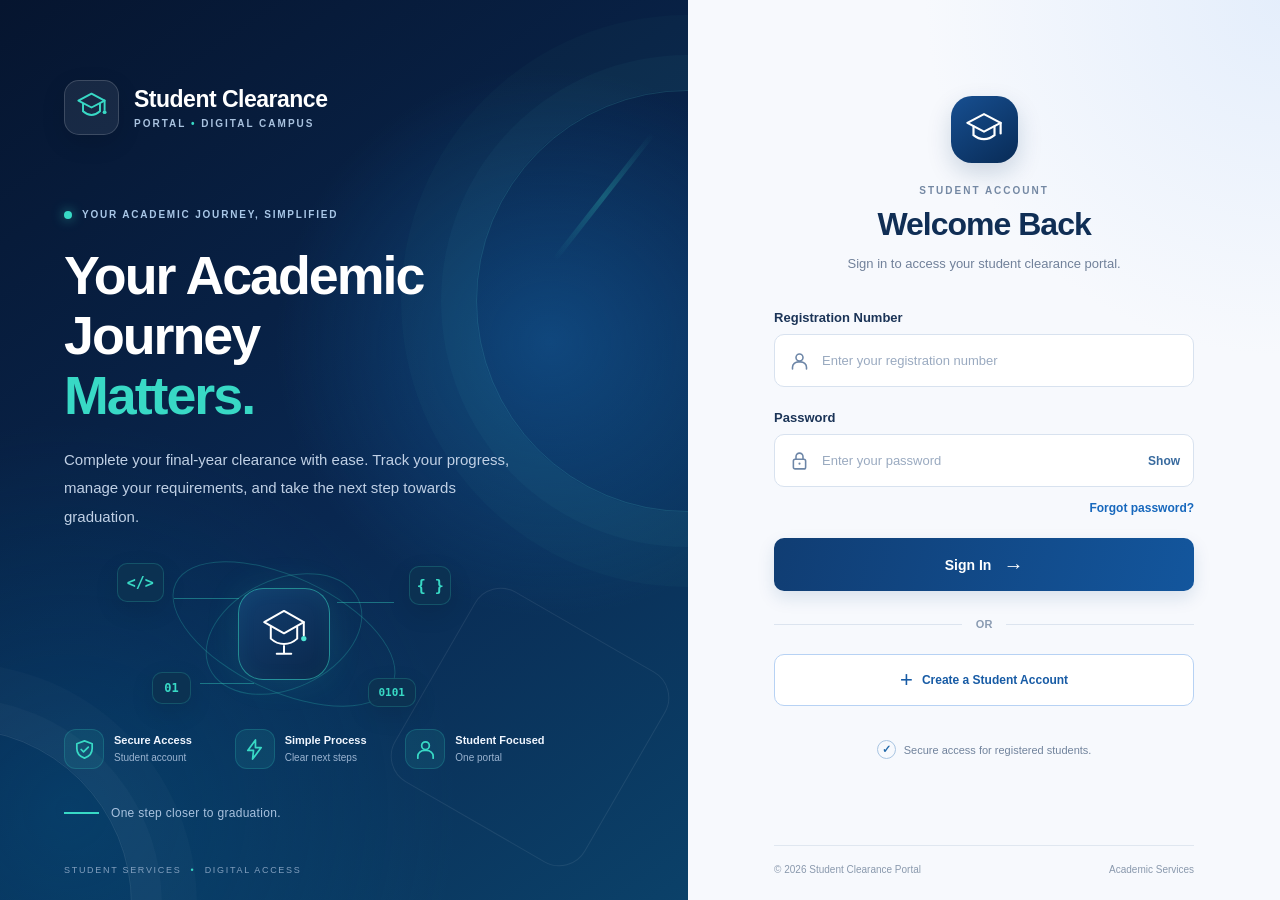
<file: Frontend/index.html>
<!doctype html>
<html lang="en">
  <head>
    <meta charset="UTF-8" />
    <meta name="viewport" content="width=device-width, initial-scale=1.0" />
    <meta name="theme-color" content="#071b3a" />

    <title>Student Clearance Portal | Sign In</title>

    <link rel="stylesheet" href="css/index.css" />
  </head>

  <body>
    <main class="portal-layout">
      <!-- LEFT: COMPUTER SCIENCE DESIGN PANEL -->
      <section class="brand-panel">
        <div class="brand-content">
          <a href="index.html" class="brand-logo">
            <span class="logo-symbol" aria-hidden="true">
              <svg viewBox="0 0 48 48" fill="none">
                <path
                  d="M7 15L24 6L41 15L24 24L7 15Z"
                  stroke="currentColor"
                  stroke-width="2.5"
                  stroke-linejoin="round"
                />
                <path
                  d="M13 19V29C20 35 28 35 35 29V19"
                  stroke="currentColor"
                  stroke-width="2.5"
                  stroke-linecap="round"
                />
                <path
                  d="M41 15V27"
                  stroke="currentColor"
                  stroke-width="2.5"
                  stroke-linecap="round"
                />
                <circle cx="41" cy="30" r="2.5" fill="currentColor" />
              </svg>
            </span>

            <span class="brand-name">
              <strong>Student Clearance</strong>
              <small>PORTAL <span>•</span> DIGITAL CAMPUS</small>
            </span>
          </a>

          <div class="brand-message">
            <div class="eyebrow">
              <span class="status-dot"></span>
              YOUR ACADEMIC JOURNEY, SIMPLIFIED
            </div>

            <h1>
              Your Academic Journey
              <span>Matters.</span>
            </h1>

            <p class="brand-description">
              Complete your final-year clearance with ease. Track your progress,
              manage your requirements, and take the next step towards
              graduation.
            </p>
          </div>

          <!-- TECHNOLOGY-INSPIRED VISUAL -->
          <div class="tech-visual" aria-hidden="true">
            <div class="tech-orbit orbit-one"></div>
            <div class="tech-orbit orbit-two"></div>

            <div class="tech-core">
              <svg viewBox="0 0 100 100" fill="none">
                <path
                  d="M20 32L50 15L80 32L50 49L20 32Z"
                  stroke="currentColor"
                  stroke-width="3"
                  stroke-linejoin="round"
                />
                <path
                  d="M30 39V57C42 68 58 68 70 57V39"
                  stroke="currentColor"
                  stroke-width="3"
                  stroke-linecap="round"
                />
                <path
                  d="M80 32V52"
                  stroke="currentColor"
                  stroke-width="3"
                  stroke-linecap="round"
                />
                <circle cx="80" cy="57" r="4" fill="#4ee4d2" />
                <path
                  d="M39 80H61M50 68V80"
                  stroke="currentColor"
                  stroke-width="3"
                  stroke-linecap="round"
                />
              </svg>
            </div>

            <span class="code-fragment code-one">&lt;/&gt;</span>
            <span class="code-fragment code-two">{ }</span>
            <span class="code-fragment code-three">01</span>
            <span class="code-fragment code-four">0101</span>

            <span class="circuit circuit-one"></span>
            <span class="circuit circuit-two"></span>
            <span class="circuit circuit-three"></span>
          </div>

          <!-- THREE KEY BENEFITS -->
          <div class="feature-list">
            <div class="feature-item">
              <span class="feature-icon" aria-hidden="true">
                <svg viewBox="0 0 24 24" fill="none">
                  <path
                    d="M12 3L20 6V11C20 16 16.5 19.5 12 21C7.5 19.5 4 16 4 11V6L12 3Z"
                    stroke="currentColor"
                    stroke-width="1.8"
                    stroke-linejoin="round"
                  />
                  <path
                    d="M8.5 12L11 14.5L16 9.5"
                    stroke="currentColor"
                    stroke-width="1.8"
                    stroke-linecap="round"
                    stroke-linejoin="round"
                  />
                </svg>
              </span>
              <span>
                <strong>Secure Access</strong>
                <small>Student account</small>
              </span>
            </div>

            <div class="feature-item">
              <span class="feature-icon" aria-hidden="true">
                <svg viewBox="0 0 24 24" fill="none">
                  <path
                    d="M13 2L5 13H11L10 22L19 10H13L13 2Z"
                    stroke="currentColor"
                    stroke-width="1.8"
                    stroke-linejoin="round"
                  />
                </svg>
              </span>
              <span>
                <strong>Simple Process</strong>
                <small>Clear next steps</small>
              </span>
            </div>

            <div class="feature-item">
              <span class="feature-icon" aria-hidden="true">
                <svg viewBox="0 0 24 24" fill="none">
                  <circle
                    cx="12"
                    cy="8"
                    r="4"
                    stroke="currentColor"
                    stroke-width="1.8"
                  />
                  <path
                    d="M4 21V19C4 15.7 7.1 13 11 13H13C16.9 13 20 15.7 20 19V21"
                    stroke="currentColor"
                    stroke-width="1.8"
                    stroke-linecap="round"
                  />
                </svg>
              </span>
              <span>
                <strong>Student Focused</strong>
                <small>One portal</small>
              </span>
            </div>
          </div>

          <div class="brand-bottom">
            <span class="bottom-line"></span>
            <p>One step closer to graduation.</p>
          </div>
        </div>

        <div class="panel-decoration decoration-one"></div>
        <div class="panel-decoration decoration-two"></div>

        <div class="panel-footer">
          STUDENT SERVICES <span>•</span> DIGITAL ACCESS
        </div>
      </section>

      <!-- RIGHT: FUNCTIONAL LOGIN PANEL -->
      <section class="login-panel">
        <div class="login-container">
          <div class="mobile-brand">
            <span class="mobile-logo">SC</span>
            <span>Student Clearance Portal</span>
          </div>

          <div class="login-heading">
            <div class="login-emblem" aria-hidden="true">
              <svg viewBox="0 0 48 48" fill="none">
                <path
                  d="M5 17L24 7L43 17L24 27L5 17Z"
                  stroke="currentColor"
                  stroke-width="2.5"
                  stroke-linejoin="round"
                />
                <path
                  d="M12 21V31C19 37 29 37 36 31V21"
                  stroke="currentColor"
                  stroke-width="2.5"
                  stroke-linecap="round"
                />
                <path
                  d="M43 17V29"
                  stroke="currentColor"
                  stroke-width="2.5"
                  stroke-linecap="round"
                />
              </svg>
            </div>

            <span class="login-overline">STUDENT ACCOUNT</span>

            <h2>Welcome Back</h2>

            <p>Sign in to access your student clearance portal.</p>
          </div>

          <form id="loginForm">
            <div class="form-group">
              <label for="reg_no">Registration Number</label>

              <div class="input-wrapper">
                <span class="input-icon" aria-hidden="true">
                  <svg viewBox="0 0 24 24" fill="none">
                    <circle
                      cx="12"
                      cy="8"
                      r="4"
                      stroke="currentColor"
                      stroke-width="1.8"
                    />
                    <path
                      d="M4 21V19C4 15.7 7.1 13 11 13H13C16.9 13 20 15.7 20 19V21"
                      stroke="currentColor"
                      stroke-width="1.8"
                      stroke-linecap="round"
                    />
                  </svg>
                </span>

                <input
                  type="text"
                  id="reg_no"
                  name="reg_no"
                  placeholder="Enter your registration number"
                  autocomplete="username"
                  required
                />
              </div>
            </div>

            <div class="form-group">
              <label for="password">Password</label>

              <div class="input-wrapper">
                <span class="input-icon" aria-hidden="true">
                  <svg viewBox="0 0 24 24" fill="none">
                    <rect
                      x="5"
                      y="10"
                      width="14"
                      height="11"
                      rx="2"
                      stroke="currentColor"
                      stroke-width="1.8"
                    />
                    <path
                      d="M8 10V7C8 4.8 9.8 3 12 3C14.2 3 16 4.8 16 7V10"
                      stroke="currentColor"
                      stroke-width="1.8"
                      stroke-linecap="round"
                    />
                    <circle cx="12" cy="15" r="1.2" fill="currentColor" />
                  </svg>
                </span>

                <input
                  type="password"
                  id="password"
                  name="password"
                  placeholder="Enter your password"
                  autocomplete="current-password"
                  required
                />

                <button
                  type="button"
                  class="password-toggle"
                  data-toggle-password="password"
                  aria-label="Show password"
                >
                  Show
                </button>
              </div>
            </div>

            <div class="login-options">
              <a href="forgot-password.html"> Forgot password? </a>
            </div>

            <div
              id="loginMessage"
              class="form-message"
              role="status"
              aria-live="polite"
            ></div>

            <button type="submit" id="loginButton" class="primary-button">
              <span>Sign In</span>
              <span class="button-arrow" aria-hidden="true">→</span>
            </button>
          </form>

          <div class="signup-divider">
            <span></span>
            <small>OR</small>
            <span></span>
          </div>

          <a href="signup.html" class="signup-button">
            <span class="signup-plus" aria-hidden="true">+</span>
            Create a Student Account
          </a>

          <div class="login-security">
            <span class="security-check" aria-hidden="true">✓</span>
            <span>Secure access for registered students.</span>
          </div>
        </div>

        <footer class="login-footer">
          <p>
            &copy; <span id="currentYear"></span>
            Student Clearance Portal
          </p>
          <span>Academic Services</span>
        </footer>
      </section>
    </main>

    <script src="js/index.js"></script>
  </body>
</html>
</file>
<file: Frontend/css/index.css>
/* =====================================================
   STUDENT CLEARANCE PORTAL
   ADVANCED SPLIT-SCREEN LOGIN DESIGN
   File: index.css
===================================================== */

:root {
    --navy: #071b3a;
    --navy-light: #0e2d57;
    --blue: #1559a6;
    --teal: #38d9c5;
    --text: #142b4d;
    --muted: #71819a;
    --border: #dce5f0;
    --white: #ffffff;
    --page: #f3f7fc;
}

* {
    margin: 0;
    padding: 0;
    box-sizing: border-box;
}

html {
    min-height: 100%;
    scroll-behavior: smooth;
}

body {
    min-height: 100vh;
    font-family: "Segoe UI", Arial, sans-serif;
    color: var(--text);
    background: var(--page);
}

button,
input {
    font: inherit;
}

a {
    -webkit-tap-highlight-color: transparent;
}

.portal-layout {
    min-height: 100vh;
    display: grid;
    grid-template-columns: minmax(0, 1fr) minmax(440px, 0.86fr);
}


/* =====================================================
   LEFT BRAND PANEL
===================================================== */

.brand-panel {
    position: relative;
    isolation: isolate;
    overflow: hidden;

    min-height: 100vh;
    padding: 48px clamp(30px, 5vw, 82px);

    display: flex;
    flex-direction: column;
    justify-content: center;

    color: var(--white);

    background:
        radial-gradient(
            circle at 80% 38%,
            rgba(22, 103, 170, 0.5),
            transparent 35%
        ),
        radial-gradient(
            circle at 10% 90%,
            rgba(0, 107, 155, 0.28),
            transparent 38%
        ),
        linear-gradient(
            145deg,
            #06152f 0%,
            #092750 54%,
            #0b4169 100%
        );
}

.brand-content {
    position: relative;
    z-index: 2;
    width: 100%;
    max-width: 600px;
    margin: auto;
}


/* Decorative background patterns */

.brand-panel::before {
    content: "";
    position: absolute;
    z-index: -1;

    width: 420px;
    height: 420px;
    top: 10%;
    right: -210px;

    border: 1px solid rgba(93, 230, 219, 0.15);
    border-radius: 50%;

    box-shadow:
        0 0 0 35px rgba(93, 230, 219, 0.035),
        0 0 0 75px rgba(93, 230, 219, 0.025);
}

.brand-panel::after {
    content: "";
    position: absolute;
    z-index: -1;

    width: 350px;
    height: 350px;
    left: -220px;
    bottom: -180px;

    border: 1px solid rgba(255, 255, 255, 0.1);
    border-radius: 50%;

    box-shadow:
        0 0 0 30px rgba(255, 255, 255, 0.025),
        0 0 0 65px rgba(255, 255, 255, 0.02);
}

.panel-decoration {
    position: absolute;
    z-index: -1;
    pointer-events: none;
}

.decoration-one {
    width: 5px;
    height: 160px;
    right: 12%;
    top: 13%;

    background: linear-gradient(
        transparent,
        rgba(56, 217, 197, 0.65),
        transparent
    );

    transform: rotate(38deg);
    opacity: 0.4;
}

.decoration-two {
    width: 220px;
    height: 220px;
    right: 7%;
    bottom: 7%;

    border: 1px solid rgba(255, 255, 255, 0.08);
    border-radius: 30px;

    transform: rotate(30deg);
}


/* =====================================================
   BRAND LOGO
===================================================== */

.brand-logo {
    display: inline-flex;
    align-items: center;
    gap: 15px;

    color: white;
    text-decoration: none;
}

.logo-symbol {
    width: 55px;
    height: 55px;

    display: grid;
    place-items: center;

    color: var(--teal);

    background: rgba(255, 255, 255, 0.07);
    border: 1px solid rgba(255, 255, 255, 0.16);
    border-radius: 15px;

    box-shadow: 0 8px 25px rgba(0, 0, 0, 0.12);
}

.logo-symbol svg {
    width: 37px;
    height: 37px;
}

.brand-name {
    display: flex;
    flex-direction: column;
    gap: 4px;
}

.brand-name strong {
    font-size: clamp(17px, 1.8vw, 23px);
    line-height: 1.2;
    font-weight: 750;
    letter-spacing: -0.5px;
}

.brand-name small {
    color: #a9c2df;
    font-size: 10px;
    letter-spacing: 2px;
    font-weight: 650;
}

.brand-name small span {
    color: var(--teal);
}


/* =====================================================
   WELCOME MESSAGE
===================================================== */

.brand-message {
    margin-top: clamp(45px, 8vh, 85px);
    max-width: 540px;
}

.eyebrow {
    display: flex;
    align-items: center;
    gap: 10px;

    margin-bottom: 22px;

    color: #a9c7e7;
    font-size: 10px;
    font-weight: 750;
    letter-spacing: 1.8px;
    line-height: 1.6;
}

.status-dot {
    flex-shrink: 0;
    width: 8px;
    height: 8px;

    background: var(--teal);
    border-radius: 50%;

    box-shadow: 0 0 12px rgba(56, 217, 197, 0.65);
}

.brand-message h1 {
    max-width: 550px;
    margin-bottom: 20px;

    color: white;
    font-size: clamp(34px, 4.2vw, 58px);
    line-height: 1.12;
    letter-spacing: -2px;
    font-weight: 800;
}

.brand-message h1 span {
    display: block;
    color: var(--teal);
}

.brand-description {
    max-width: 460px;

    color: #c0d0e5;
    font-size: 15px;
    line-height: 1.9;
}


/* =====================================================
   TECH VISUAL
===================================================== */

.tech-visual {
    position: relative;

    height: 160px;
    max-width: 440px;

    margin: 23px 0 15px;
}

.tech-orbit {
    position: absolute;
    top: 50%;
    left: 50%;

    border: 1px solid rgba(56, 217, 197, 0.24);
    border-radius: 50%;

    transform: translate(-50%, -50%);
}

.orbit-one {
    width: 165px;
    height: 110px;
    transform: translate(-50%, -50%) rotate(-25deg);
}

.orbit-two {
    width: 240px;
    height: 115px;
    transform: translate(-50%, -50%) rotate(25deg);
}

.tech-core {
    position: absolute;
    top: 50%;
    left: 50%;

    width: 92px;
    height: 92px;

    display: grid;
    place-items: center;

    color: white;

    background: linear-gradient(145deg, #123f70, #0a274b);
    border: 1px solid rgba(56, 217, 197, 0.55);
    border-radius: 25px;

    box-shadow:
        0 0 35px rgba(56, 217, 197, 0.12),
        inset 0 0 20px rgba(56, 217, 197, 0.06);

    transform: translate(-50%, -50%);
}

.tech-core svg {
    width: 66px;
    height: 66px;
}

.code-fragment {
    position: absolute;

    display: grid;
    place-items: center;

    color: var(--teal);
    background: rgba(12, 50, 82, 0.92);
    border: 1px solid rgba(56, 217, 197, 0.2);
    border-radius: 10px;

    font-family: Consolas, monospace;
    font-size: 15px;
    font-weight: 700;

    box-shadow: 0 8px 25px rgba(0, 0, 0, 0.1);
}

.code-one {
    top: 9px;
    left: 12%;
    width: 47px;
    height: 39px;
}

.code-two {
    top: 12px;
    right: 12%;
    width: 42px;
    height: 39px;
}

.code-three {
    bottom: 10px;
    left: 20%;
    width: 39px;
    height: 32px;
    font-size: 12px;
}

.code-four {
    bottom: 7px;
    right: 20%;
    padding: 7px 10px;
    font-size: 11px;
}

.circuit {
    position: absolute;
    height: 1px;
    background: rgba(56, 217, 197, 0.4);
}

.circuit-one {
    width: 65px;
    top: 44px;
    left: 25%;
}

.circuit-two {
    width: 57px;
    top: 48px;
    right: 25%;
}

.circuit-three {
    width: 54px;
    bottom: 30px;
    left: 31%;
}


/* =====================================================
   FEATURE ITEMS
===================================================== */

.feature-list {
    display: grid;
    grid-template-columns: repeat(3, minmax(0, 1fr));

    gap: 12px;
    max-width: 500px;

    margin-top: 12px;
}

.feature-item {
    display: flex;
    align-items: center;
    gap: 10px;

    min-width: 0;
}

.feature-icon {
    flex-shrink: 0;

    width: 40px;
    height: 40px;

    display: grid;
    place-items: center;

    color: var(--teal);
    background: rgba(56, 217, 197, 0.09);
    border: 1px solid rgba(56, 217, 197, 0.2);
    border-radius: 12px;
}

.feature-icon svg {
    width: 23px;
    height: 23px;
}

.feature-item > span:last-child {
    display: flex;
    flex-direction: column;
    gap: 3px;
}

.feature-item strong {
    color: #f0f6ff;
    font-size: 11px;
    line-height: 1.4;
}

.feature-item small {
    color: #9bb4d1;
    font-size: 10px;
    line-height: 1.4;
}

.brand-bottom {
    display: flex;
    align-items: center;
    gap: 12px;

    margin-top: 37px;
}

.bottom-line {
    width: 35px;
    height: 2px;
    background: var(--teal);
}

.brand-bottom p {
    color: #a9c2df;
    font-size: 12px;
    letter-spacing: 0.3px;
}

.panel-footer {
    position: absolute;
    left: clamp(30px, 5vw, 82px);
    bottom: 25px;

    color: #829fbe;
    font-size: 9px;
    letter-spacing: 1.7px;
}

.panel-footer span {
    padding: 0 5px;
    color: var(--teal);
}


/* =====================================================
   RIGHT LOGIN PANEL
===================================================== */

.login-panel {
    min-width: 0;
    min-height: 100vh;

    display: flex;
    flex-direction: column;
    justify-content: center;
    align-items: center;

    padding: 42px clamp(28px, 5vw, 76px) 25px;

    background:
        radial-gradient(
            circle at 100% 0%,
            rgba(208, 226, 250, 0.48),
            transparent 33%
        ),
        #f7f9fd;
}

.login-container {
    width: 100%;
    max-width: 420px;
    margin: auto;
}


/* Mobile-only branding */

.mobile-brand {
    display: none;
}


/* =====================================================
   LOGIN HEADING
===================================================== */

.login-heading {
    text-align: center;
    margin-bottom: 35px;
}

.login-emblem {
    width: 67px;
    height: 67px;

    display: grid;
    place-items: center;

    margin: 0 auto 22px;

    color: white;
    background: linear-gradient(145deg, #174f91, #082b56);
    border-radius: 21px;

    box-shadow: 0 10px 25px rgba(12, 54, 100, 0.18);
}

.login-emblem svg {
    width: 42px;
    height: 42px;
}

.login-overline {
    display: block;
    margin-bottom: 9px;

    color: #7488a3;
    font-size: 10px;
    font-weight: 750;
    letter-spacing: 2px;
}

.login-heading h2 {
    margin-bottom: 10px;

    color: #102e55;
    font-size: 32px;
    line-height: 1.2;
    font-weight: 800;
    letter-spacing: -1px;
}

.login-heading p {
    color: var(--muted);
    font-size: 13px;
    line-height: 1.7;
}


/* =====================================================
   LOGIN FORM
===================================================== */

#loginForm {
    width: 100%;
}

.form-group {
    margin-bottom: 23px;
}

.form-group label {
    display: block;
    margin-bottom: 9px;

    color: #1b3457;
    font-size: 13px;
    font-weight: 700;
}

.input-wrapper {
    position: relative;
    width: 100%;
}

.input-icon {
    position: absolute;
    left: 15px;
    top: 50%;

    width: 21px;
    height: 21px;

    color: #6d86a7;
    transform: translateY(-50%);

    pointer-events: none;
}

.input-icon svg {
    width: 100%;
    height: 100%;
}

.input-wrapper input {
    width: 100%;
    height: 53px;

    padding: 0 68px 0 47px;

    color: #142b4d;
    background: white;

    border: 1px solid #d8e2ef;
    border-radius: 10px;
    outline: none;

    font-size: 13px;

    transition:
        border-color 0.2s ease,
        box-shadow 0.2s ease,
        background 0.2s ease;
}

.input-wrapper input::placeholder {
    color: #9aaac0;
    opacity: 1;
}

.input-wrapper input:hover {
    border-color: #aabbd2;
}

.input-wrapper input:focus {
    border-color: #3182ce;

    box-shadow: 0 0 0 4px rgba(49, 130, 206, 0.10);
}

.input-wrapper input:focus-visible {
    outline: none;
}

.password-toggle {
    position: absolute;
    top: 50%;
    right: 14px;

    padding: 5px 0;

    color: #386a9e;
    background: transparent;
    border: none;

    font-size: 12px;
    font-weight: 700;

    cursor: pointer;
    transform: translateY(-50%);
}

.password-toggle:hover {
    color: #0b3566;
}

.password-toggle:focus-visible {
    outline: 2px solid #3182ce;
    outline-offset: 3px;
    border-radius: 3px;
}


/* =====================================================
   FORGOT PASSWORD
===================================================== */

.login-options {
    display: flex;
    justify-content: flex-end;

    margin-top: -9px;
    margin-bottom: 23px;
}

.login-options a {
    color: #1768bd;
    text-decoration: none;
    font-size: 12px;
    font-weight: 650;
}

.login-options a:hover {
    color: #0b3566;
    text-decoration: underline;
}


/* =====================================================
   LOGIN STATUS MESSAGES
===================================================== */

.form-message {
    display: none;

    width: 100%;
    margin: 0 0 16px;
    padding: 12px 13px;

    border-radius: 9px;
    font-size: 12px;
    line-height: 1.6;

    overflow-wrap: anywhere;
}

.form-message:not(:empty) {
    display: block;
}

.form-message.success {
    display: block;
    color: #166534;
    background: #f0fdf4;
    border: 1px solid #bbf7d0;
}

.form-message.error {
    display: block;
    color: #b42318;
    background: #fff4f2;
    border: 1px solid #fecaca;
}


/* =====================================================
   SIGN IN BUTTON
===================================================== */

.primary-button {
    position: relative;

    width: 100%;
    min-height: 53px;

    display: flex;
    align-items: center;
    justify-content: center;
    gap: 12px;

    padding: 13px 20px;

    color: white;
    background: linear-gradient(105deg, #103d73, #13569d);

    border: none;
    border-radius: 10px;

    font-size: 14px;
    font-weight: 750;

    cursor: pointer;

    box-shadow: 0 7px 17px rgba(17, 67, 121, 0.13);

    transition:
        transform 0.2s ease,
        box-shadow 0.2s ease,
        background 0.2s ease;
}

.primary-button:hover {
    background: linear-gradient(105deg, #0b315f, #104780);
    box-shadow: 0 10px 22px rgba(17, 67, 121, 0.2);
    transform: translateY(-1px);
}

.primary-button:active {
    transform: translateY(0);
}

.primary-button:disabled {
    opacity: 0.65;
    cursor: not-allowed;
    transform: none;
    box-shadow: none;
}

.button-arrow {
    font-size: 20px;
    font-weight: 400;
    line-height: 1;
}


/* =====================================================
   SIGN-UP DIVIDER AND BUTTON
===================================================== */

.signup-divider {
    display: flex;
    align-items: center;
    gap: 14px;

    margin: 27px 0 24px;
}

.signup-divider span {
    flex: 1;
    height: 1px;
    background: #dce4ef;
}

.signup-divider small {
    color: #8a9bb2;
    font-size: 11px;
    font-weight: 600;
}

.signup-button {
    width: 100%;
    min-height: 52px;

    display: flex;
    align-items: center;
    justify-content: center;
    gap: 9px;

    padding: 12px 16px;

    color: #175ba5;
    background: white;

    border: 1px solid #b7d2f4;
    border-radius: 10px;

    text-align: center;
    text-decoration: none;

    font-size: 12px;
    font-weight: 750;

    transition:
        background 0.2s ease,
        border-color 0.2s ease,
        transform 0.2s ease;
}

.signup-button:hover {
    background: #f0f7ff;
    border-color: #78a9e6;
    transform: translateY(-1px);
}

.signup-plus {
    font-size: 22px;
    font-weight: 400;
    line-height: 1;
}


/* =====================================================
   SECURITY NOTE AND FOOTER
===================================================== */

.login-security {
    display: flex;
    justify-content: center;
    align-items: center;
    gap: 8px;

    margin-top: 34px;

    color: #71839c;
    font-size: 11px;
    text-align: center;
}

.security-check {
    width: 19px;
    height: 19px;

    display: grid;
    place-items: center;

    color: #2168a9;
    border: 1px solid #a9c5e2;
    border-radius: 50%;

    font-size: 11px;
    font-weight: 800;
}

.login-footer {
    width: 100%;
    max-width: 420px;

    display: flex;
    flex-wrap: wrap;
    justify-content: space-between;
    gap: 8px;

    margin-top: 32px;
    padding-top: 18px;

    border-top: 1px solid #e0e7f0;

    color: #8a99ad;
    font-size: 10px;
}


/* =====================================================
   TABLET LAYOUT
===================================================== */

@media (max-width: 1050px) {
    .portal-layout {
        grid-template-columns: minmax(0, 0.95fr) minmax(410px, 1fr);
    }

    .brand-panel {
        padding: 38px 30px;
    }

    .brand-name strong {
        font-size: 18px;
    }

    .brand-message {
        margin-top: 55px;
    }

    .brand-message h1 {
        font-size: 39px;
        letter-spacing: -1.3px;
    }

    .brand-description {
        font-size: 13px;
    }

    .tech-visual {
        transform: scale(0.9);
        transform-origin: left center;
        margin-right: -35px;
    }

    .feature-list {
        gap: 8px;
    }

    .feature-item {
        gap: 7px;
    }

    .feature-icon {
        width: 34px;
        height: 34px;
    }

    .feature-item strong {
        font-size: 10px;
    }

    .feature-item small {
        font-size: 9px;
    }

    .login-panel {
        padding-right: 30px;
        padding-left: 30px;
    }
}


/* =====================================================
   MOBILE LAYOUT
===================================================== */

@media (max-width: 760px) {
    .portal-layout {
        min-height: 100vh;
        display: flex;
        flex-direction: column;
    }

    .brand-panel {
        min-height: auto;
        padding: 27px 23px 30px;
    }

    .brand-content {
        max-width: 500px;
    }

    .logo-symbol {
        width: 44px;
        height: 44px;
        border-radius: 12px;
    }

    .logo-symbol svg {
        width: 31px;
        height: 31px;
    }

    .brand-name strong {
        font-size: 17px;
    }

    .brand-name small {
        font-size: 9px;
        letter-spacing: 1.5px;
    }

    .brand-message {
        margin-top: 35px;
    }

    .eyebrow {
        margin-bottom: 14px;
        font-size: 9px;
    }

    .brand-message h1 {
        max-width: 420px;
        margin-bottom: 13px;
        font-size: clamp(32px, 8vw, 43px);
    }

    .brand-description {
        max-width: 440px;
        font-size: 13px;
        line-height: 1.8;
    }

    .tech-visual {
        height: 105px;
        max-width: 360px;
        margin: 12px auto 5px;
        transform: scale(0.85);
        transform-origin: center center;
    }

    .feature-list {
        max-width: 440px;
        margin-top: 8px;
        gap: 9px;
    }

    .feature-item {
        align-items: flex-start;
        gap: 7px;
    }

    .feature-icon {
        width: 32px;
        height: 32px;
        border-radius: 9px;
    }

    .feature-icon svg {
        width: 19px;
        height: 19px;
    }

    .feature-item strong {
        font-size: 10px;
    }

    .feature-item small {
        font-size: 9px;
    }

    .brand-bottom {
        margin-top: 23px;
    }

    .panel-footer {
        display: none;
    }

    .decoration-two {
        right: -100px;
        bottom: -100px;
    }

    .login-panel {
        min-height: auto;
        flex: 1;

        justify-content: flex-start;

        padding: 35px 22px 24px;
    }

    .login-container {
        max-width: 440px;
    }

    .login-heading {
        margin-bottom: 29px;
    }

    .login-emblem {
        width: 57px;
        height: 57px;
        margin-bottom: 17px;
        border-radius: 17px;
    }

    .login-emblem svg {
        width: 36px;
        height: 36px;
    }

    .login-heading h2 {
        font-size: 28px;
    }

    .login-security {
        margin-top: 25px;
    }

    .login-footer {
        max-width: 440px;
        margin-top: 27px;
    }
}


/* =====================================================
   SMALL MOBILE PHONES
===================================================== */

@media (max-width: 380px) {
    .brand-panel {
        padding: 23px 17px 25px;
    }

    .brand-name strong {
        font-size: 15px;
    }

    .brand-message h1 {
        font-size: 31px;
    }

    .brand-description {
        font-size: 12px;
    }

    .tech-visual {
        margin-left: -15px;
        margin-right: -15px;
        transform: scale(0.75);
    }

    .feature-list {
        grid-template-columns: 1fr;
        gap: 13px;
    }

    .feature-item {
        align-items: center;
        gap: 11px;
    }

    .feature-icon {
        width: 35px;
        height: 35px;
    }

    .login-panel {
        padding: 30px 17px 22px;
    }

    .login-heading h2 {
        font-size: 26px;
    }

    .input-wrapper input {
        font-size: 12px;
    }

    .login-footer {
        flex-direction: column;
        align-items: center;
        text-align: center;
    }
}


/* =====================================================
   ACCESSIBILITY
===================================================== */

a:focus-visible,
button:focus-visible {
    outline: 3px solid rgba(56, 217, 197, 0.75);
    outline-offset: 3px;
}

@media (prefers-reduced-motion: reduce) {
    *,
    *::before,
    *::after {
        scroll-behavior: auto !important;
        transition-duration: 0.01ms !important;
        animation-duration: 0.01ms !important;
    }
}
</file>
<file: Frontend/css/student-Interface.css>
/* =========================================================
   STUDENT CLEARANCE PORTAL - EXECUTIVE STYLESHEET
   File: css/style.css
========================================================= */

:root {
    --primary-color: #0f172a;
    --primary-hover: #1e293b;
    --accent-color: #2563eb;
    --accent-hover: #1d4ed8;
    --success-color: #059669;
    --warning-color: #d97706;
    --danger-color: #dc2626;
    --bg-main: #f1f5f9;
    --bg-card: #ffffff;
    --text-main: #0f172a;
    --text-muted: #64748b;
    --border-color: #e2e8f0;
    --sidebar-width: 280px;
    --header-height: 76px;
    --radius-sm: 6px;
    --radius: 12px;
    --radius-lg: 16px;
    --shadow-sm: 0 1px 2px 0 rgba(0, 0, 0, 0.05);
    --shadow: 0 4px 6px -1px rgba(0, 0, 0, 0.05), 0 2px 4px -2px rgba(0, 0, 0, 0.05);
    --shadow-md: 0 10px 15px -3px rgba(0, 0, 0, 0.05), 0 4px 6px -4px rgba(0, 0, 0, 0.05);
}

* {
    box-sizing: border-box;
    margin: 0;
    padding: 0;
    font-family: 'Plus Jakarta Sans', system-ui, -apple-system, sans-serif;
}

body {
    background-color: var(--bg-main);
    color: var(--text-main);
    min-height: 100vh;
    -webkit-font-smoothing: antialiased;
}

/* Page Loader */
.page-loader {
    position: fixed;
    inset: 0;
    background: #0f172a;
    display: flex;
    align-items: center;
    justify-content: center;
    z-index: 9999;
    transition: opacity 0.4s ease;
}

.page-loader.hidden {
    opacity: 0;
    pointer-events: none;
}

.loader-content {
    text-align: center;
    color: #fff;
}

.spinner {
    width: 48px;
    height: 48px;
    border: 4px solid rgba(255, 255, 255, 0.1);
    border-top-color: #3b82f6;
    border-radius: 50%;
    animation: spin 0.8s cubic-bezier(0.4, 0, 0.2, 1) infinite;
    margin: 0 auto 16px auto;
}

@keyframes spin {
    to { transform: rotate(360deg); }
}

/* Toast Notification Container */
.toast-container {
    position: fixed;
    bottom: 24px;
    right: 24px;
    z-index: 10000;
    display: flex;
    flex-direction: column;
    gap: 12px;
    max-width: 380px;
}

.toast-message {
    padding: 14px 18px;
    border-radius: var(--radius);
    color: #fff;
    font-size: 14px;
    font-weight: 500;
    box-shadow: var(--shadow-md);
    animation: slideIn 0.3s cubic-bezier(0.16, 1, 0.3, 1) forwards;
}

.toast-success { background-color: var(--success-color); }
.toast-error { background-color: var(--danger-color); }
.toast-info { background-color: var(--accent-color); }

@keyframes slideIn {
    from { transform: translateY(100%); opacity: 0; }
    to { transform: translateY(0); opacity: 1; }
}

/* Portal Layout */
.portal-layout {
    display: flex;
    min-height: 100vh;
}

/* Sidebar Navigation */
.sidebar {
    width: var(--sidebar-width);
    background-color: var(--primary-color);
    color: #fff;
    display: flex;
    flex-direction: column;
    position: fixed;
    top: 0;
    bottom: 0;
    left: 0;
    z-index: 100;
    transition: transform 0.3s cubic-bezier(0.4, 0, 0.2, 1);
    border-right: 1px solid rgba(255, 255, 255, 0.05);
}

.sidebar-brand {
    padding: 24px;
    display: flex;
    align-items: center;
    gap: 12px;
    border-bottom: 1px solid rgba(255, 255, 255, 0.08);
}

.brand-icon {
    width: 40px;
    height: 40px;
    background: var(--accent-color);
    border-radius: var(--radius-sm);
    display: flex;
    align-items: center;
    justify-content: center;
    font-size: 18px;
    color: #fff;
}

.brand-text h2 {
    font-size: 16px;
    font-weight: 700;
    line-height: 1.2;
}

.brand-text span {
    font-size: 12px;
    color: #94a3b8;
}

.sidebar-close-btn {
    background: none;
    border: none;
    color: #fff;
    font-size: 20px;
    cursor: pointer;
    display: none;
    margin-left: auto;
}

.sidebar-student-badge {
    margin: 20px 20px 10px 20px;
    padding: 12px 16px;
    background: rgba(255, 255, 255, 0.05);
    border: 1px solid rgba(255, 255, 255, 0.08);
    border-radius: var(--radius);
    display: flex;
    align-items: center;
    gap: 12px;
}

.sidebar-student-badge i {
    font-size: 22px;
    color: #38bdf8;
}

.sidebar-student-badge small {
    font-size: 11px;
    color: #94a3b8;
}

.sidebar-reg {
    font-size: 13px;
    font-weight: 600;
    color: #f8fafc;
}

.sidebar-nav {
    flex: 1;
    padding: 16px;
    display: flex;
    flex-direction: column;
    gap: 6px;
    overflow-y: auto;
}

.nav-link {
    display: flex;
    align-items: center;
    gap: 12px;
    padding: 12px 16px;
    color: #94a3b8;
    text-decoration: none;
    font-size: 14px;
    font-weight: 500;
    border-radius: var(--radius-sm);
    transition: all 0.2s ease;
}

.nav-link i {
    font-size: 16px;
    width: 20px;
    text-align: center;
}

.nav-link:hover, .nav-link.active {
    background: rgba(255, 255, 255, 0.08);
    color: #fff;
}

.sidebar-footer {
    padding: 20px;
    border-top: 1px solid rgba(255, 255, 255, 0.08);
}

.logout-btn {
    width: 100%;
    padding: 11px;
    background: rgba(239, 68, 68, 0.15);
    border: 1px solid rgba(239, 68, 68, 0.3);
    color: #fca5a5;
    border-radius: var(--radius-sm);
    cursor: pointer;
    font-weight: 600;
    font-size: 13px;
    display: flex;
    align-items: center;
    justify-content: center;
    gap: 8px;
    transition: all 0.2s ease;
}

.logout-btn:hover {
    background: rgba(239, 68, 68, 0.25);
    color: #fff;
}

/* Sidebar Overlay */
.sidebar-overlay {
    position: fixed;
    inset: 0;
    background: rgba(15, 23, 42, 0.6);
    backdrop-filter: blur(4px);
    z-index: 90;
    opacity: 0;
    pointer-events: none;
    transition: opacity 0.3s ease;
}

.sidebar-overlay.active {
    opacity: 1;
    pointer-events: auto;
}

/* Main Content Wrapper */
.main-content {
    flex: 1;
    margin-left: var(--sidebar-width);
    display: flex;
    flex-direction: column;
    min-width: 0;
}

/* Top Navigation Header */
.top-header {
    height: var(--header-height);
    background: var(--bg-card);
    border-bottom: 1px solid var(--border-color);
    display: flex;
    align-items: center;
    justify-content: space-between;
    padding: 0 36px;
    position: sticky;
    top: 0;
    z-index: 50;
}

.header-left {
    display: flex;
    align-items: center;
    gap: 20px;
}

.menu-toggle-btn {
    background: none;
    border: none;
    font-size: 20px;
    cursor: pointer;
    display: none;
    color: var(--text-main);
}

.header-title-area h1 {
    font-size: 18px;
    font-weight: 700;
    color: var(--text-main);
}

.header-title-area p {
    font-size: 12px;
    color: var(--text-muted);
}

.header-user-area {
    display: flex;
    align-items: center;
    gap: 16px;
}

.date-badge {
    display: flex;
    align-items: center;
    gap: 8px;
    font-size: 13px;
    color: var(--text-muted);
    background: var(--bg-main);
    padding: 8px 14px;
    border-radius: 20px;
}

.user-profile-pill {
    display: flex;
    align-items: center;
    gap: 10px;
    padding: 6px 14px 6px 6px;
    background: var(--bg-main);
    border-radius: 30px;
    border: 1px solid var(--border-color);
}

.user-avatar {
    width: 32px;
    height: 32px;
    background: var(--accent-color);
    color: #fff;
    border-radius: 50%;
    display: flex;
    align-items: center;
    justify-content: center;
    font-size: 13px;
}

.header-username {
    font-size: 13px;
    font-weight: 600;
    color: var(--text-main);
}

/* Content Body & Sections */
.content-body {
    flex: 1;
    padding: 36px;
}

.dashboard-section {
    display: flex;
    flex-direction: column;
    gap: 28px;
}

.dashboard-section[hidden] {
    display: none !important;
}

/* Cards & Widgets */
.card {
    background: var(--bg-card);
    border: 1px solid var(--border-color);
    border-radius: var(--radius-lg);
    padding: 28px;
    box-shadow: var(--shadow-sm);
}

.welcome-banner {
    background: linear-gradient(135deg, #0f172a 0%, #1e3a8a 100%);
    color: #fff;
    border-radius: var(--radius-lg);
    padding: 36px;
    display: flex;
    justify-content: space-between;
    align-items: center;
    box-shadow: var(--shadow-md);
}

.badge-pill {
    background: rgba(255, 255, 255, 0.15);
    padding: 4px 12px;
    border-radius: 20px;
    font-size: 11px;
    font-weight: 600;
    letter-spacing: 0.5px;
    text-transform: uppercase;
    display: inline-block;
    margin-bottom: 12px;
}

.welcome-banner h2 { 
    font-size: 24px;
    font-weight: 700;
    margin-bottom: 8px; 
}

.welcome-banner p { 
    color: #cbd5e1; 
    font-size: 14px;
    max-width: 600px;
}

/* Statistics Grid */
.stats-grid {
    display: grid;
    grid-template-columns: repeat(auto-fit, minmax(240px, 1fr));
    gap: 20px;
}

.stat-card {
    background: var(--bg-card);
    border: 1px solid var(--border-color);
    border-radius: var(--radius-lg);
    padding: 24px;
    display: flex;
    align-items: center;
    gap: 18px;
    box-shadow: var(--shadow-sm);
    transition: transform 0.2s ease, box-shadow 0.2s ease;
}

.stat-card:hover {
    transform: translateY(-2px);
    box-shadow: var(--shadow);
}

.stat-icon {
    width: 52px;
    height: 52px;
    border-radius: var(--radius);
    display: flex;
    align-items: center;
    justify-content: center;
    font-size: 22px;
}

.bg-blue { background: #eff6ff; color: #2563eb; }
.bg-amber { background: #fffbeb; color: #d97706; }
.bg-emerald { background: #ecfdf5; color: #059669; }
.bg-purple { background: #f3e8ff; color: #7c3aed; }

.stat-details span {
    font-size: 12px;
    font-weight: 500;
    color: var(--text-muted);
    text-transform: uppercase;
    letter-spacing: 0.5px;
}

.stat-details h3 {
    font-size: 22px;
    font-weight: 700;
    margin-top: 4px;
    color: var(--text-main);
}

/* Dashboard Grid Layouts */
.dashboard-grid-row {
    display: grid;
    grid-template-columns: 1.6fr 1fr;
    gap: 24px;
}

@media (max-width: 1024px) {
    .dashboard-grid-row { grid-template-columns: 1fr; }
}

.card-header-flex {
    display: flex;
    justify-content: space-between;
    align-items: center;
    margin-bottom: 20px;
}

.card-header-flex h3 {
    font-size: 16px;
    font-weight: 700;
    display: flex;
    align-items: center;
    gap: 10px;
}

.progress-pill-badge {
    background: #eff6ff;
    color: var(--accent-color);
    padding: 4px 10px;
    border-radius: 20px;
    font-size: 13px;
    font-weight: 700;
}

/* Progress Tracking Elements */
.progress-bar-container {
    margin: 16px 0;
}

.progress-info-row {
    display: flex;
    justify-content: space-between;
    font-size: 13px;
    font-weight: 600;
    color: var(--text-muted);
    margin-bottom: 10px;
}

.progress-track {
    width: 100%;
    height: 10px;
    background: #e2e8f0;
    border-radius: 5px;
    overflow: hidden;
}

.progress-fill {
    height: 100%;
    background: var(--success-color);
    border-radius: 5px;
    transition: width 0.5s cubic-bezier(0.4, 0, 0.2, 1);
}

.action-box {
    margin-top: 24px;
    padding: 22px;
    background: #f8fafc;
    border-radius: var(--radius);
    border: 1px solid var(--border-color);
    display: flex;
    justify-content: space-between;
    align-items: center;
    gap: 16px;
}

@media (max-width: 768px) {
    .action-box { flex-direction: column; align-items: flex-start; }
}

.action-box h4 { font-size: 15px; font-weight: 700; margin-bottom: 4px; }
.action-box p { font-size: 13px; color: var(--text-muted); }

/* Buttons & Controls */
.btn {
    padding: 11px 20px;
    border-radius: var(--radius-sm);
    border: none;
    font-weight: 600;
    cursor: pointer;
    font-size: 13px;
    transition: all 0.2s ease;
    text-decoration: none;
    display: inline-flex;
    align-items: center;
    gap: 8px;
    white-space: nowrap;
}

.btn-primary { background: var(--accent-color); color: #fff; box-shadow: var(--shadow-sm); }
.btn-primary:hover { background: var(--accent-hover); }

.btn-secondary { background: #e2e8f0; color: var(--text-main); }
.btn-secondary:hover { background: #cbd5e1; }

.btn-glass {
    background: rgba(255, 255, 255, 0.15);
    border: 1px solid rgba(255, 255, 255, 0.2);
    color: #fff;
    backdrop-filter: blur(4px);
}
.btn-glass:hover { background: rgba(255, 255, 255, 0.25); }

.btn-outline { background: transparent; border: 1px solid var(--border-color); color: var(--text-main); width: 100%; justify-content: center; }
.btn-outline:hover { background: var(--bg-main); border-color: #cbd5e1; }

.btn-sm { padding: 7px 14px; font-size: 12px; }
.btn-text { background: none; border: none; color: var(--accent-color); cursor: pointer; font-size: 13px; font-weight: 600; }

/* Forms & Upload UI */
.form-row {
    display: grid;
    grid-template-columns: 1fr 1fr;
    gap: 20px;
}

@media (max-width: 768px) {
    .form-row { grid-template-columns: 1fr; }
}

.form-group {
    margin-bottom: 18px;
}

.form-group label {
    display: block;
    font-size: 13px;
    font-weight: 600;
    margin-bottom: 8px;
    color: var(--text-main);
}

.form-control {
    width: 100%;
    padding: 12px 16px;
    border: 1px solid var(--border-color);
    border-radius: var(--radius-sm);
    font-size: 14px;
    outline: none;
    background: #fff;
    transition: border-color 0.2s ease, box-shadow 0.2s ease;
}

.form-control:focus {
    border-color: var(--accent-color);
    box-shadow: 0 0 0 3px rgba(37, 99, 235, 0.15);
}

.file-drop-box {
    position: relative;
    border: 2px dashed var(--border-color);
    border-radius: var(--radius);
    padding: 30px;
    text-align: center;
    background: #f8fafc;
    cursor: pointer;
    transition: border-color 0.2s ease;
}

.file-drop-box:hover {
    border-color: var(--accent-color);
}

.form-control-file {
    position: absolute;
    inset: 0;
    width: 100%;
    height: 100%;
    opacity: 0;
    cursor: pointer;
}

.file-drop-box i {
    font-size: 28px;
    color: var(--accent-color);
    margin-bottom: 8px;
    display: block;
}

.file-drop-box span {
    font-size: 13px;
    color: var(--text-muted);
    font-weight: 500;
}

.form-message {
    padding: 12px 16px;
    border-radius: var(--radius-sm);
    font-size: 13px;
    font-weight: 500;
    margin-bottom: 20px;
}
.form-message.error { background: #fee2e2; color: var(--danger-color); border: 1px solid #fecaca; }
.form-message.success { background: #dcfce7; color: var(--success-color); border: 1px solid #bbf7d0; }
.form-message.info { background: #e0f2fe; color: var(--accent-color); border: 1px solid #bae6fd; }

/* Stage Grid Cards */
.stages-grid {
    display: grid;
    grid-template-columns: repeat(auto-fit, minmax(260px, 1fr));
    gap: 20px;
}

.stage-card {
    display: flex;
    flex-direction: column;
    justify-content: space-between;
    transition: transform 0.2s ease, box-shadow 0.2s ease, border-color 0.2s ease;
    border-top: 4px solid var(--border-color);
}

.stage-card:hover {
    transform: translateY(-3px);
    box-shadow: var(--shadow-md);
    border-color: #cbd5e1;
}

.stage-card-header {
    display: flex;
    justify-content: space-between;
    align-items: center;
    margin-bottom: 12px;
}

.stage-card-header h4 {
    font-size: 16px;
    font-weight: 700;
}

.stage-card p {
    font-size: 13px;
    color: var(--text-muted);
    margin-bottom: 20px;
    line-height: 1.4;
}

/* Status Badges */
.status-badge {
    padding: 5px 12px;
    border-radius: 20px;
    font-size: 11px;
    font-weight: 700;
    text-transform: uppercase;
    letter-spacing: 0.5px;
}

.status-pending { background: #fef3c7; color: var(--warning-color); }
.status-approved { background: #ecfdf5; color: var(--success-color); }
.status-rejected { background: #fee2e2; color: var(--danger-color); }

/* Data Tables */
.table-responsive {
    overflow-x: auto;
}

.data-table {
    width: 100%;
    border-collapse: collapse;
    font-size: 13px;
    text-align: left;
}

.data-table th, .data-table td {
    padding: 14px 18px;
    border-bottom: 1px solid var(--border-color);
}

.data-table th {
    background: #f8fafc;
    font-weight: 700;
    color: var(--text-muted);
    text-transform: uppercase;
    font-size: 11px;
    letter-spacing: 0.5px;
}

.table-empty {
    text-align: center;
    color: var(--text-muted);
    padding: 40px !important;
}

.table-actions {
    display: flex;
    gap: 8px;
}

.table-action-button {
    background: #f8fafc;
    border: 1px solid var(--border-color);
    width: 34px;
    height: 34px;
    border-radius: var(--radius-sm);
    display: flex;
    align-items: center;
    justify-content: center;
    cursor: pointer;
    color: var(--text-main);
    transition: all 0.2s ease;
}

.table-action-button:hover {
    background: var(--accent-color);
    color: #fff;
    border-color: var(--accent-color);
}

.document-name-cell {
    display: flex;
    align-items: center;
    gap: 10px;
    font-weight: 600;
}

.document-file-icon {
    color: var(--accent-color);
    font-size: 16px;
}

/* Profile Details Layout */
.profile-card-details {
    padding: 0;
    overflow: hidden;
}

.profile-header-banner {
    background: #f8fafc;
    padding: 30px;
    border-bottom: 1px solid var(--border-color);
    display: flex;
    align-items: center;
    gap: 20px;
}

.profile-avatar-large {
    width: 64px;
    height: 64px;
    background: #dbeafe;
    color: var(--accent-color);
    border-radius: 50%;
    display: flex;
    align-items: center;
    justify-content: center;
    font-size: 26px;
}

.profile-header-banner h3 { font-size: 18px; font-weight: 700; }
.profile-header-banner p { font-size: 13px; color: var(--text-muted); margin-top: 4px; }

.profile-grid {
    display: grid;
    grid-template-columns: repeat(auto-fit, minmax(260px, 1fr));
    gap: 24px;
    padding: 30px;
}

.profile-item label {
    font-size: 11px;
    color: var(--text-muted);
    text-transform: uppercase;
    letter-spacing: 0.5px;
    font-weight: 700;
}

.profile-item p {
    font-size: 15px;
    font-weight: 600;
    color: var(--text-main);
    margin-top: 6px;
}

/* Password Visibility Component */
.password-input-group {
    position: relative;
}

.toggle-password {
    position: absolute;
    right: 14px;
    top: 50%;
    transform: translateY(-50%);
    background: none;
    border: none;
    color: var(--text-muted);
    cursor: pointer;
    font-size: 15px;
}

.max-w-lg {
    max-width: 540px;
}

/* Activity and Notifications Feed */
.activity-list, .notifications-list {
    display: flex;
    flex-direction: column;
    gap: 18px;
}

.activity-item, .notification-item {
    display: flex;
    gap: 14px;
    align-items: flex-start;
    padding-bottom: 14px;
    border-bottom: 1px solid var(--border-color);
}

.activity-item:last-child, .notification-item:last-child {
    border-bottom: none;
    padding-bottom: 0;
}

.activity-icon, .notification-icon {
    width: 32px;
    height: 32px;
    background: #eff6ff;
    color: var(--accent-color);
    border-radius: 50%;
    display: flex;
    align-items: center;
    justify-content: center;
    font-size: 13px;
    flex-shrink: 0;
}

.activity-content strong, .notification-content strong {
    font-size: 14px;
    font-weight: 600;
    color: var(--text-main);
}

.activity-content p, .notification-content p {
    font-size: 13px;
    color: var(--text-muted);
    margin-top: 2px;
}

.activity-content small, .notification-content small {
    font-size: 11px;
    color: #94a3b8;
    margin-top: 4px;
    display: block;
}

.empty-state {
    text-align: center;
    padding: 40px 20px;
    color: var(--text-muted);
}

.empty-state i {
    font-size: 32px;
    margin-bottom: 12px;
    color: #cbd5e1;
}

.empty-state p {
    font-size: 13px;
}

/* Footer Style */
.main-footer {
    padding: 24px 36px;
    text-align: center;
    font-size: 13px;
    color: var(--text-muted);
    border-top: 1px solid var(--border-color);
    background: var(--bg-card);
    margin-top: auto;
}

/* Responsive Media Queries */
@media (max-width: 992px) {
    .sidebar {
        transform: translateX(-100%);
    }

    .sidebar.open, .sidebar.active {
        transform: translateX(0);
    }

    .sidebar-close-btn {
        display: block;
    }

    .main-content {
        margin-left: 0;
    }

    .menu-toggle-btn {
        display: block;
    }

    .top-header {
        padding: 0 20px;
    }

    .content-body {
        padding: 20px;
    }

    .welcome-banner {
        flex-direction: column;
        align-items: flex-start;
        gap: 20px;
        padding: 24px;
    }
}
</file>
